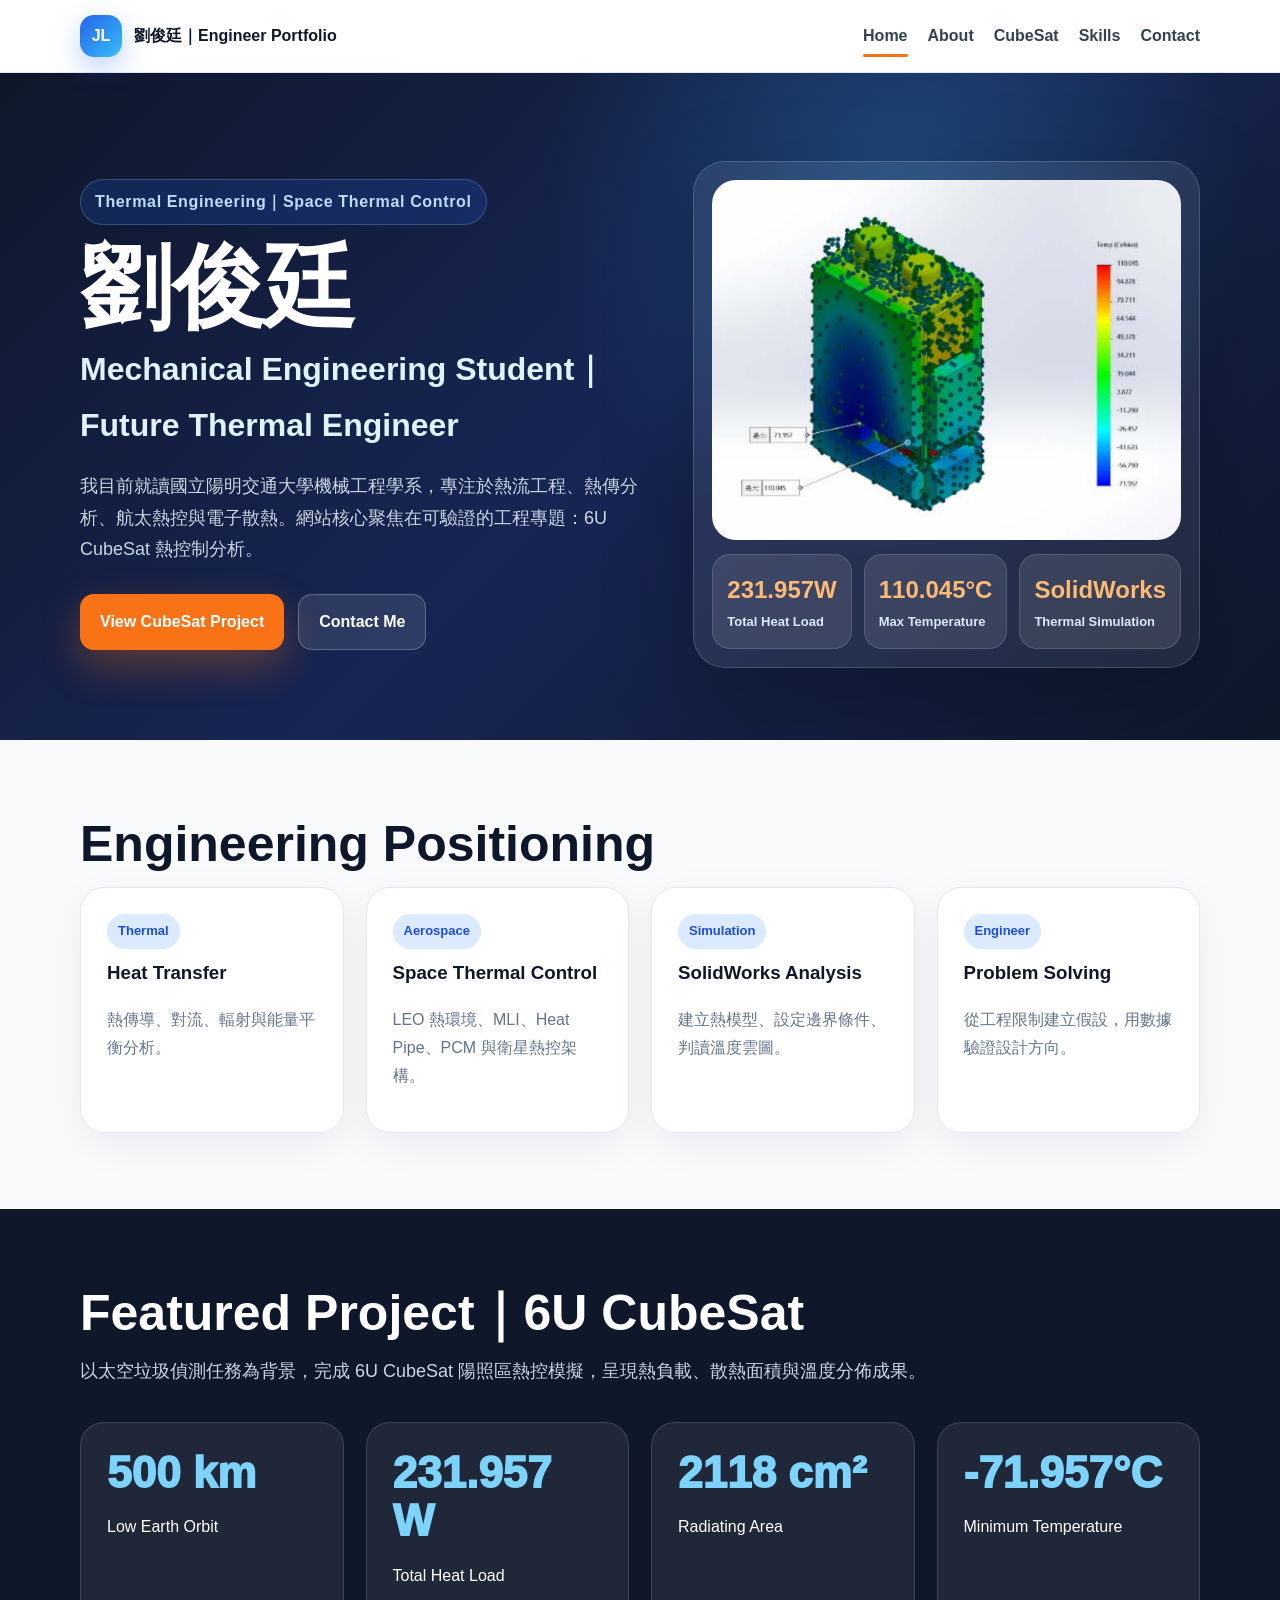
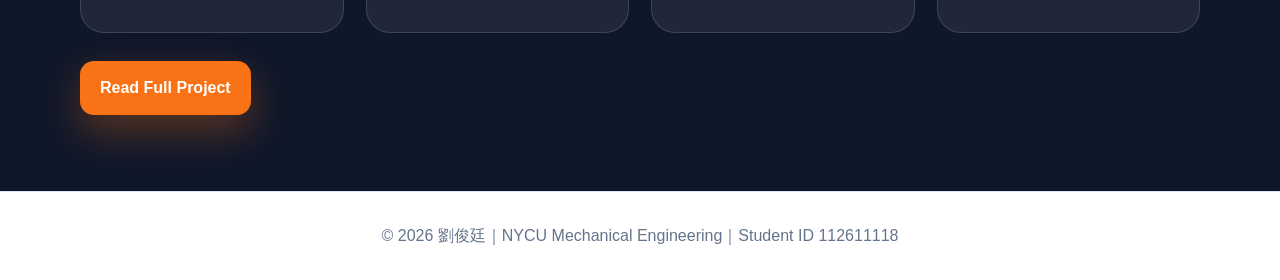
<file: index.html>
<!doctype html><html lang="zh-Hant"><head><meta charset="utf-8"><meta name="viewport" content="width=device-width,initial-scale=1"><title>劉俊廷｜Thermal Engineer Portfolio</title><link rel="stylesheet" href="style.css"></head><body>
<nav class="nav"><div class="container nav-inner"><a class="brand" href="index.html"><span class="brand-mark">JL</span><span>劉俊廷｜Engineer Portfolio</span></a><button class="menu">Menu</button><div class="links"><a href="index.html">Home</a><a href="about.html">About</a><a href="project.html">CubeSat</a><a href="skills.html">Skills</a><a href="contact.html">Contact</a></div></div></nav>
<header class="hero"><div class="container hero-grid"><div class="reveal"><span class="eyebrow">Thermal Engineering｜Space Thermal Control</span><h1>劉俊廷</h1><h2>Mechanical Engineering Student｜Future Thermal Engineer</h2><p>我目前就讀國立陽明交通大學機械工程學系，專注於熱流工程、熱傳分析、航太熱控與電子散熱。網站核心聚焦在可驗證的工程專題：6U CubeSat 熱控制分析。</p><div class="btns"><a class="btn primary" href="project.html">View CubeSat Project</a><a class="btn secondary" href="contact.html">Contact Me</a></div></div><div class="hero-card reveal"><img src="assets/cubesat_thermal.png" alt="CubeSat thermal simulation"><div class="quick"><div><strong>231.957W</strong><span>Total Heat Load</span></div><div><strong>110.045°C</strong><span>Max Temperature</span></div><div><strong>SolidWorks</strong><span>Thermal Simulation</span></div></div></div></div></header>
<section class="section"><div class="container"><h2 class="section-title reveal">Engineering Positioning</h2><div class="grid four"><div class="card reveal"><span class="tag">Thermal</span><h3>Heat Transfer</h3><p class="muted">熱傳導、對流、輻射與能量平衡分析。</p></div><div class="card reveal"><span class="tag">Aerospace</span><h3>Space Thermal Control</h3><p class="muted">LEO 熱環境、MLI、Heat Pipe、PCM 與衛星熱控架構。</p></div><div class="card reveal"><span class="tag">Simulation</span><h3>SolidWorks Analysis</h3><p class="muted">建立熱模型、設定邊界條件、判讀溫度雲圖。</p></div><div class="card reveal"><span class="tag">Engineer</span><h3>Problem Solving</h3><p class="muted">從工程限制建立假設，用數據驗證設計方向。</p></div></div></div></section>
<section class="section dark"><div class="container"><h2 class="section-title reveal">Featured Project｜6U CubeSat</h2><p class="section-lead reveal">以太空垃圾偵測任務為背景，完成 6U CubeSat 陽照區熱控模擬，呈現熱負載、散熱面積與溫度分佈成果。</p><div class="grid four"><div class="card reveal"><div class="kpi">500 km</div><p>Low Earth Orbit</p></div><div class="card reveal"><div class="kpi">231.957 W</div><p>Total Heat Load</p></div><div class="card reveal"><div class="kpi">2118 cm²</div><p>Radiating Area</p></div><div class="card reveal"><div class="kpi">-71.957°C</div><p>Minimum Temperature</p></div></div><div class="btns"><a class="btn primary" href="project.html">Read Full Project</a></div></div></section>
<footer class="footer">© 2026 劉俊廷｜NYCU Mechanical Engineering｜Student ID 112611118</footer><script src="script.js"></script></body></html>
</file>
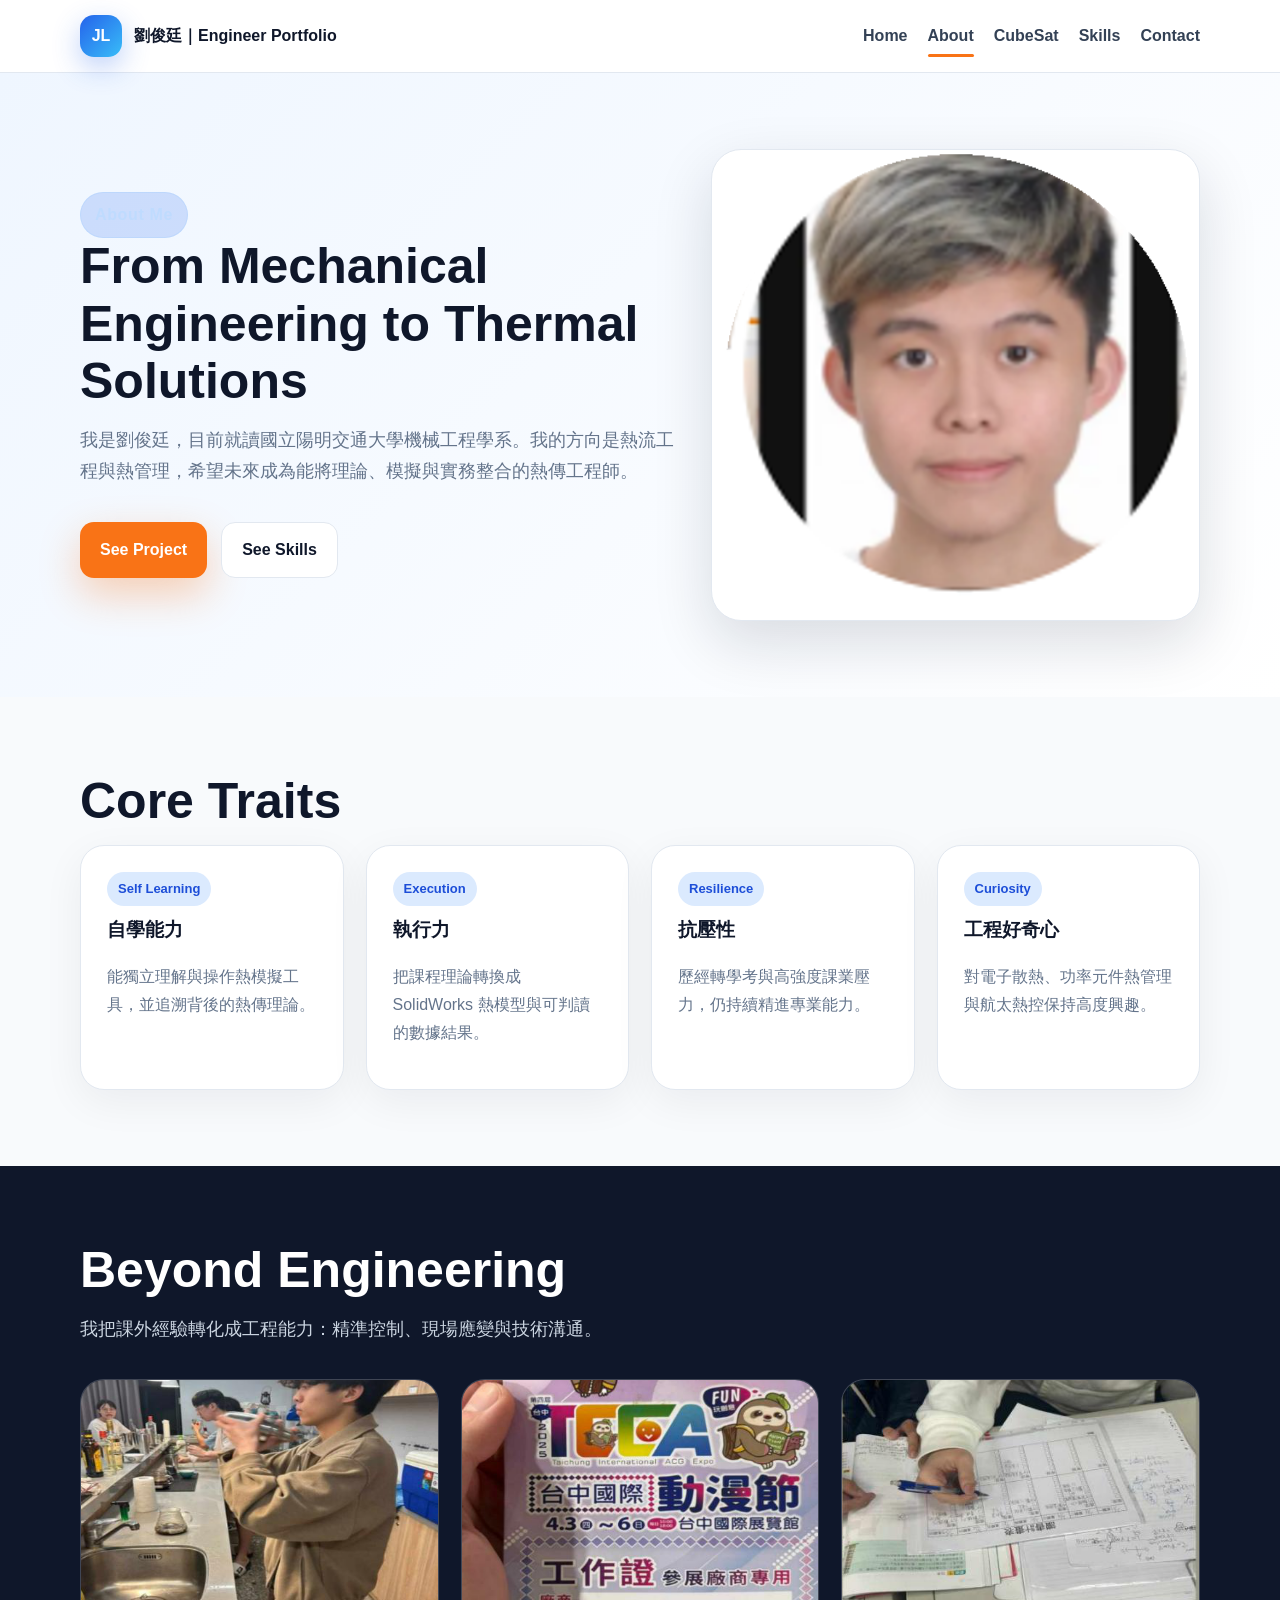
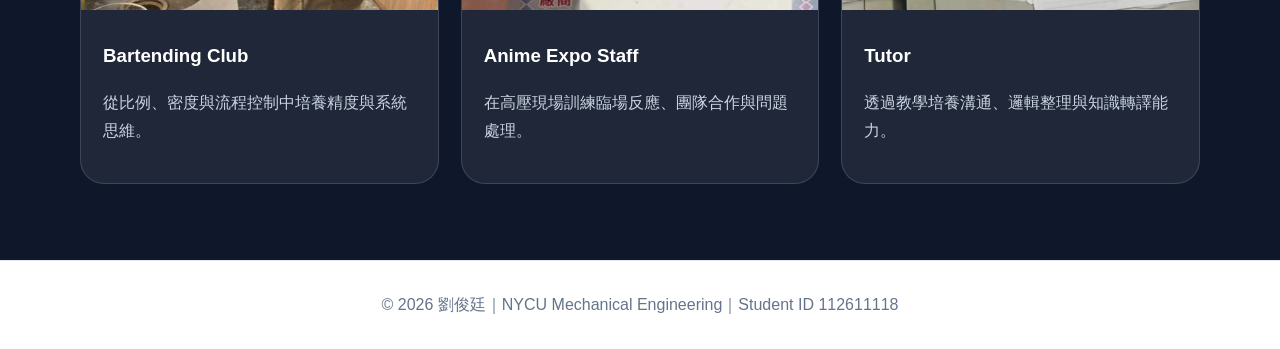
<file: about.html>
<!doctype html><html lang="zh-Hant"><head><meta charset="utf-8"><meta name="viewport" content="width=device-width,initial-scale=1"><title>About｜劉俊廷</title><link rel="stylesheet" href="style.css"></head><body>
<nav class="nav"><div class="container nav-inner"><a class="brand" href="index.html"><span class="brand-mark">JL</span><span>劉俊廷｜Engineer Portfolio</span></a><button class="menu">Menu</button><div class="links"><a href="index.html">Home</a><a href="about.html">About</a><a href="project.html">CubeSat</a><a href="skills.html">Skills</a><a href="contact.html">Contact</a></div></div></nav>
<section class="section blue"><div class="container project-hero"><div class="reveal"><span class="eyebrow">About Me</span><h1 class="section-title">From Mechanical Engineering to Thermal Solutions</h1><p class="section-lead">我是劉俊廷，目前就讀國立陽明交通大學機械工程學系。我的方向是熱流工程與熱管理，希望未來成為能將理論、模擬與實務整合的熱傳工程師。</p><div class="btns"><a class="btn primary" href="project.html">See Project</a><a class="btn light" href="skills.html">See Skills</a></div></div><div class="feature-img reveal"><img src="assets/profile.png" alt="劉俊廷個人照片"></div></div></section>
<section class="section"><div class="container"><h2 class="section-title reveal">Core Traits</h2><div class="grid four"><div class="card reveal"><span class="tag">Self Learning</span><h3>自學能力</h3><p class="muted">能獨立理解與操作熱模擬工具，並追溯背後的熱傳理論。</p></div><div class="card reveal"><span class="tag">Execution</span><h3>執行力</h3><p class="muted">把課程理論轉換成 SolidWorks 熱模型與可判讀的數據結果。</p></div><div class="card reveal"><span class="tag">Resilience</span><h3>抗壓性</h3><p class="muted">歷經轉學考與高強度課業壓力，仍持續精進專業能力。</p></div><div class="card reveal"><span class="tag">Curiosity</span><h3>工程好奇心</h3><p class="muted">對電子散熱、功率元件熱管理與航太熱控保持高度興趣。</p></div></div></div></section>
<section class="section dark"><div class="container"><h2 class="section-title reveal">Beyond Engineering</h2><p class="section-lead reveal">我把課外經驗轉化成工程能力：精準控制、現場應變與技術溝通。</p><div class="grid three"><div class="card photo-card reveal"><img src="assets/bartending.png" alt="調酒社"><div class="pad"><h3>Bartending Club</h3><p class="muted">從比例、密度與流程控制中培養精度與系統思維。</p></div></div><div class="card photo-card reveal"><img src="assets/animeexpo.png" alt="動漫展工作"><div class="pad"><h3>Anime Expo Staff</h3><p class="muted">在高壓現場訓練臨場反應、團隊合作與問題處理。</p></div></div><div class="card photo-card reveal"><img src="assets/tutoring.png" alt="補習班教學"><div class="pad"><h3>Tutor</h3><p class="muted">透過教學培養溝通、邏輯整理與知識轉譯能力。</p></div></div></div></div></section>
<footer class="footer">© 2026 劉俊廷｜NYCU Mechanical Engineering｜Student ID 112611118</footer><script src="script.js"></script></body></html>
</file>
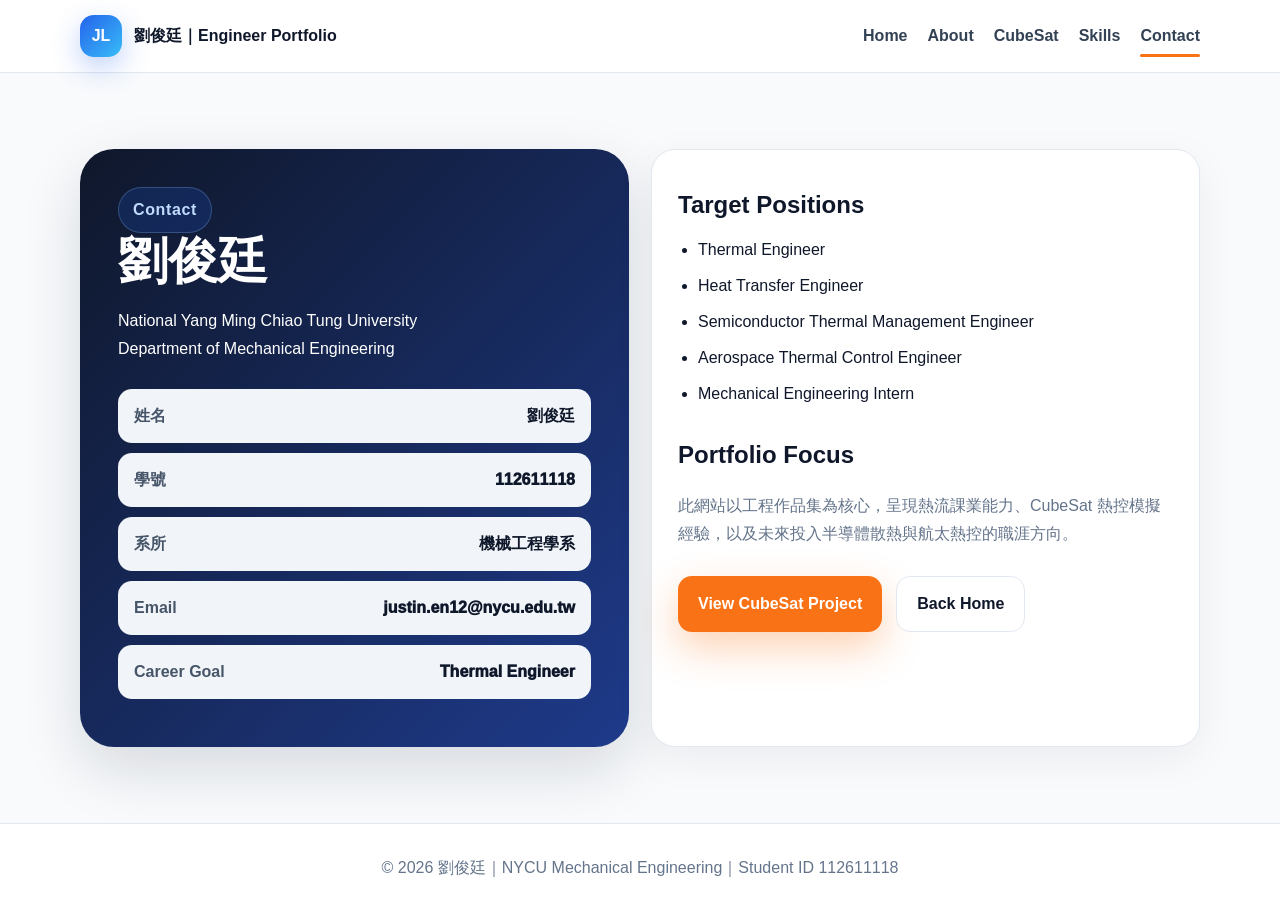
<file: contact.html>
<!doctype html><html lang="zh-Hant"><head><meta charset="utf-8"><meta name="viewport" content="width=device-width,initial-scale=1"><title>Contact｜劉俊廷</title><link rel="stylesheet" href="style.css"></head><body>
<nav class="nav"><div class="container nav-inner"><a class="brand" href="index.html"><span class="brand-mark">JL</span><span>劉俊廷｜Engineer Portfolio</span></a><button class="menu">Menu</button><div class="links"><a href="index.html">Home</a><a href="about.html">About</a><a href="project.html">CubeSat</a><a href="skills.html">Skills</a><a href="contact.html">Contact</a></div></div></nav>
<section class="section"><div class="container grid two"><div class="contact-box reveal"><span class="eyebrow">Contact</span><h1 class="section-title">劉俊廷</h1><p>National Yang Ming Chiao Tung University<br>Department of Mechanical Engineering</p><table class="metric-table"><tr><td>姓名</td><td>劉俊廷</td></tr><tr><td>學號</td><td>112611118</td></tr><tr><td>系所</td><td>機械工程學系</td></tr><tr><td>Email</td><td>justin.en12@nycu.edu.tw</td></tr><tr><td>Career Goal</td><td>Thermal Engineer</td></tr></table></div><div class="card reveal"><h2>Target Positions</h2><ul class="list"><li>Thermal Engineer</li><li>Heat Transfer Engineer</li><li>Semiconductor Thermal Management Engineer</li><li>Aerospace Thermal Control Engineer</li><li>Mechanical Engineering Intern</li></ul><h2 style="margin-top:26px">Portfolio Focus</h2><p class="muted">此網站以工程作品集為核心，呈現熱流課業能力、CubeSat 熱控模擬經驗，以及未來投入半導體散熱與航太熱控的職涯方向。</p><div class="btns"><a class="btn primary" href="project.html">View CubeSat Project</a><a class="btn light" href="index.html">Back Home</a></div></div></div></section>
<footer class="footer">© 2026 劉俊廷｜NYCU Mechanical Engineering｜Student ID 112611118</footer><script src="script.js"></script></body></html>
</file>
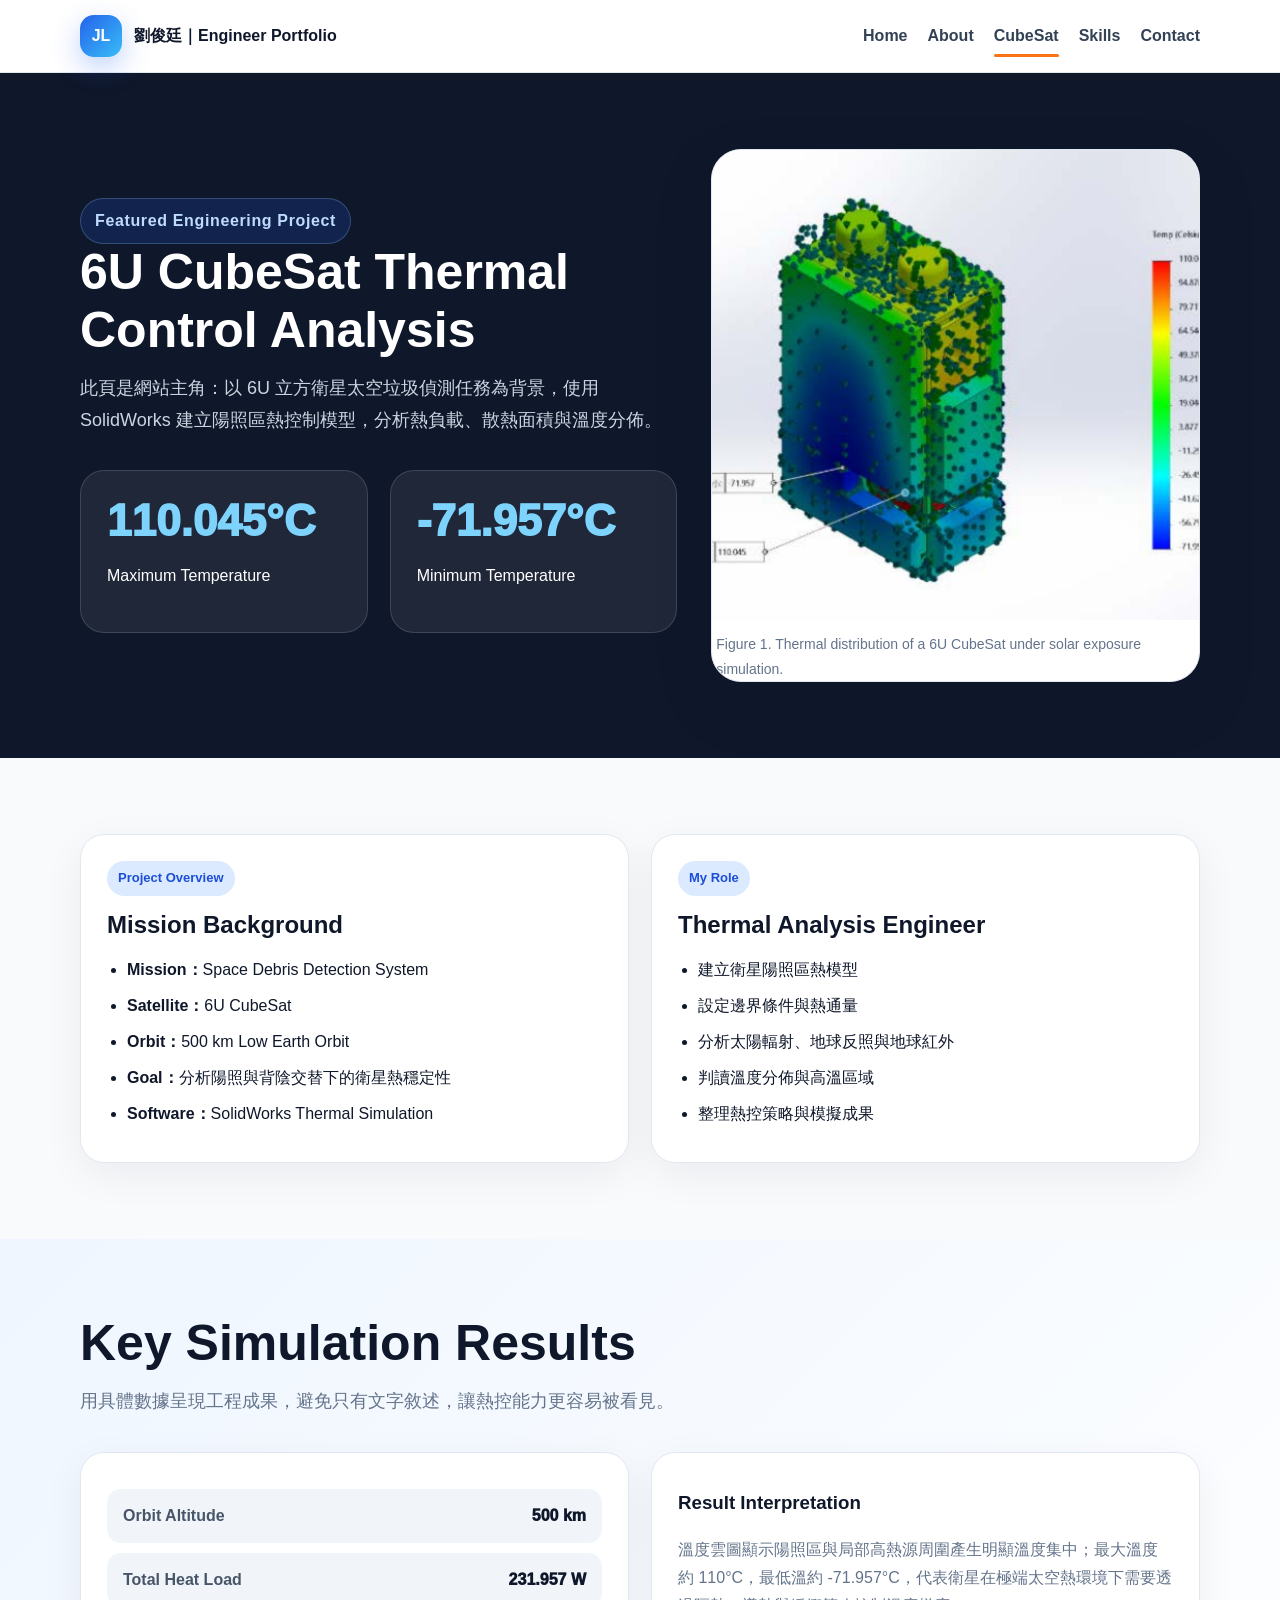
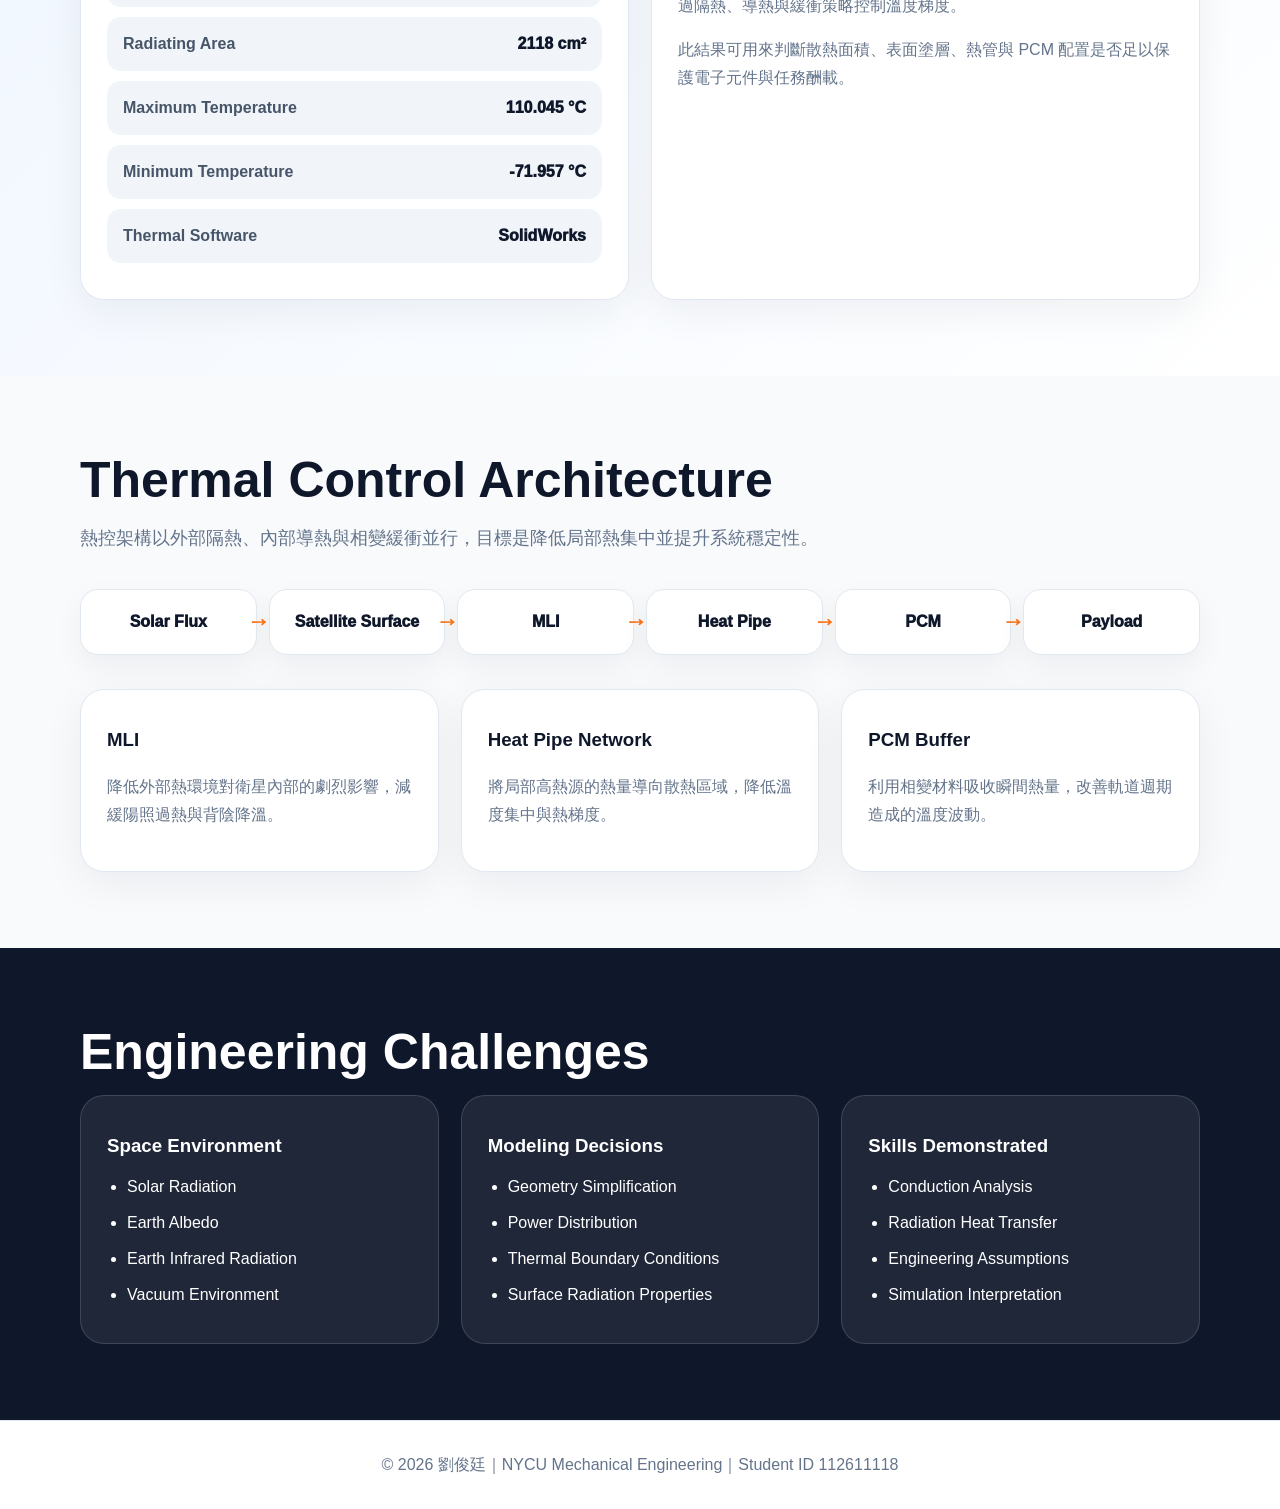
<file: project.html>
<!doctype html><html lang="zh-Hant"><head><meta charset="utf-8"><meta name="viewport" content="width=device-width,initial-scale=1"><title>CubeSat Project｜劉俊廷</title><link rel="stylesheet" href="style.css"></head><body>
<nav class="nav"><div class="container nav-inner"><a class="brand" href="index.html"><span class="brand-mark">JL</span><span>劉俊廷｜Engineer Portfolio</span></a><button class="menu">Menu</button><div class="links"><a href="index.html">Home</a><a href="about.html">About</a><a href="project.html">CubeSat</a><a href="skills.html">Skills</a><a href="contact.html">Contact</a></div></div></nav>
<section class="section dark"><div class="container project-hero"><div class="reveal"><span class="eyebrow">Featured Engineering Project</span><h1 class="section-title">6U CubeSat Thermal Control Analysis</h1><p class="section-lead">此頁是網站主角：以 6U 立方衛星太空垃圾偵測任務為背景，使用 SolidWorks 建立陽照區熱控制模型，分析熱負載、散熱面積與溫度分佈。</p><div class="grid two"><div class="card"><div class="kpi">110.045°C</div><p>Maximum Temperature</p></div><div class="card"><div class="kpi">-71.957°C</div><p>Minimum Temperature</p></div></div></div><div class="feature-img reveal"><img src="cubesat_thermal.png"alt="6U CubeSat thermal distribution"><p class="caption">Figure 1. Thermal distribution of a 6U CubeSat under solar exposure simulation.</p></div></div></section>
<section class="section"><div class="container grid two"><div class="card reveal"><span class="tag">Project Overview</span><h2>Mission Background</h2><ul class="list"><li><b>Mission：</b>Space Debris Detection System</li><li><b>Satellite：</b>6U CubeSat</li><li><b>Orbit：</b>500 km Low Earth Orbit</li><li><b>Goal：</b>分析陽照與背陰交替下的衛星熱穩定性</li><li><b>Software：</b>SolidWorks Thermal Simulation</li></ul></div><div class="card reveal"><span class="tag">My Role</span><h2>Thermal Analysis Engineer</h2><ul class="list"><li>建立衛星陽照區熱模型</li><li>設定邊界條件與熱通量</li><li>分析太陽輻射、地球反照與地球紅外</li><li>判讀溫度分佈與高溫區域</li><li>整理熱控策略與模擬成果</li></ul></div></div></section>
<section class="section blue"><div class="container"><h2 class="section-title reveal">Key Simulation Results</h2><p class="section-lead reveal">用具體數據呈現工程成果，避免只有文字敘述，讓熱控能力更容易被看見。</p><div class="grid two"><div class="card reveal"><table class="metric-table"><tr><td>Orbit Altitude</td><td>500 km</td></tr><tr><td>Total Heat Load</td><td>231.957 W</td></tr><tr><td>Radiating Area</td><td>2118 cm²</td></tr><tr><td>Maximum Temperature</td><td>110.045 °C</td></tr><tr><td>Minimum Temperature</td><td>-71.957 °C</td></tr><tr><td>Thermal Software</td><td>SolidWorks</td></tr></table></div><div class="card reveal"><h3>Result Interpretation</h3><p class="muted">溫度雲圖顯示陽照區與局部高熱源周圍產生明顯溫度集中；最大溫度約 110°C，最低溫約 -71.957°C，代表衛星在極端太空熱環境下需要透過隔熱、導熱與緩衝策略控制溫度梯度。</p><p class="muted">此結果可用來判斷散熱面積、表面塗層、熱管與 PCM 配置是否足以保護電子元件與任務酬載。</p></div></div></div></section>
<section class="section"><div class="container"><h2 class="section-title reveal">Thermal Control Architecture</h2><p class="section-lead reveal">熱控架構以外部隔熱、內部導熱與相變緩衝並行，目標是降低局部熱集中並提升系統穩定性。</p><div class="flow reveal"><div>Solar Flux</div><div>Satellite Surface</div><div>MLI</div><div>Heat Pipe</div><div>PCM</div><div>Payload</div></div><div class="grid three" style="margin-top:34px"><div class="card reveal"><h3>MLI</h3><p class="muted">降低外部熱環境對衛星內部的劇烈影響，減緩陽照過熱與背陰降溫。</p></div><div class="card reveal"><h3>Heat Pipe Network</h3><p class="muted">將局部高熱源的熱量導向散熱區域，降低溫度集中與熱梯度。</p></div><div class="card reveal"><h3>PCM Buffer</h3><p class="muted">利用相變材料吸收瞬間熱量，改善軌道週期造成的溫度波動。</p></div></div></div></section>
<section class="section dark"><div class="container"><h2 class="section-title reveal">Engineering Challenges</h2><div class="grid three"><div class="card reveal"><h3>Space Environment</h3><ul class="list"><li>Solar Radiation</li><li>Earth Albedo</li><li>Earth Infrared Radiation</li><li>Vacuum Environment</li></ul></div><div class="card reveal"><h3>Modeling Decisions</h3><ul class="list"><li>Geometry Simplification</li><li>Power Distribution</li><li>Thermal Boundary Conditions</li><li>Surface Radiation Properties</li></ul></div><div class="card reveal"><h3>Skills Demonstrated</h3><ul class="list"><li>Conduction Analysis</li><li>Radiation Heat Transfer</li><li>Engineering Assumptions</li><li>Simulation Interpretation</li></ul></div></div></div></section>
<footer class="footer">© 2026 劉俊廷｜NYCU Mechanical Engineering｜Student ID 112611118</footer><script src="script.js"></script></body></html>
</file>
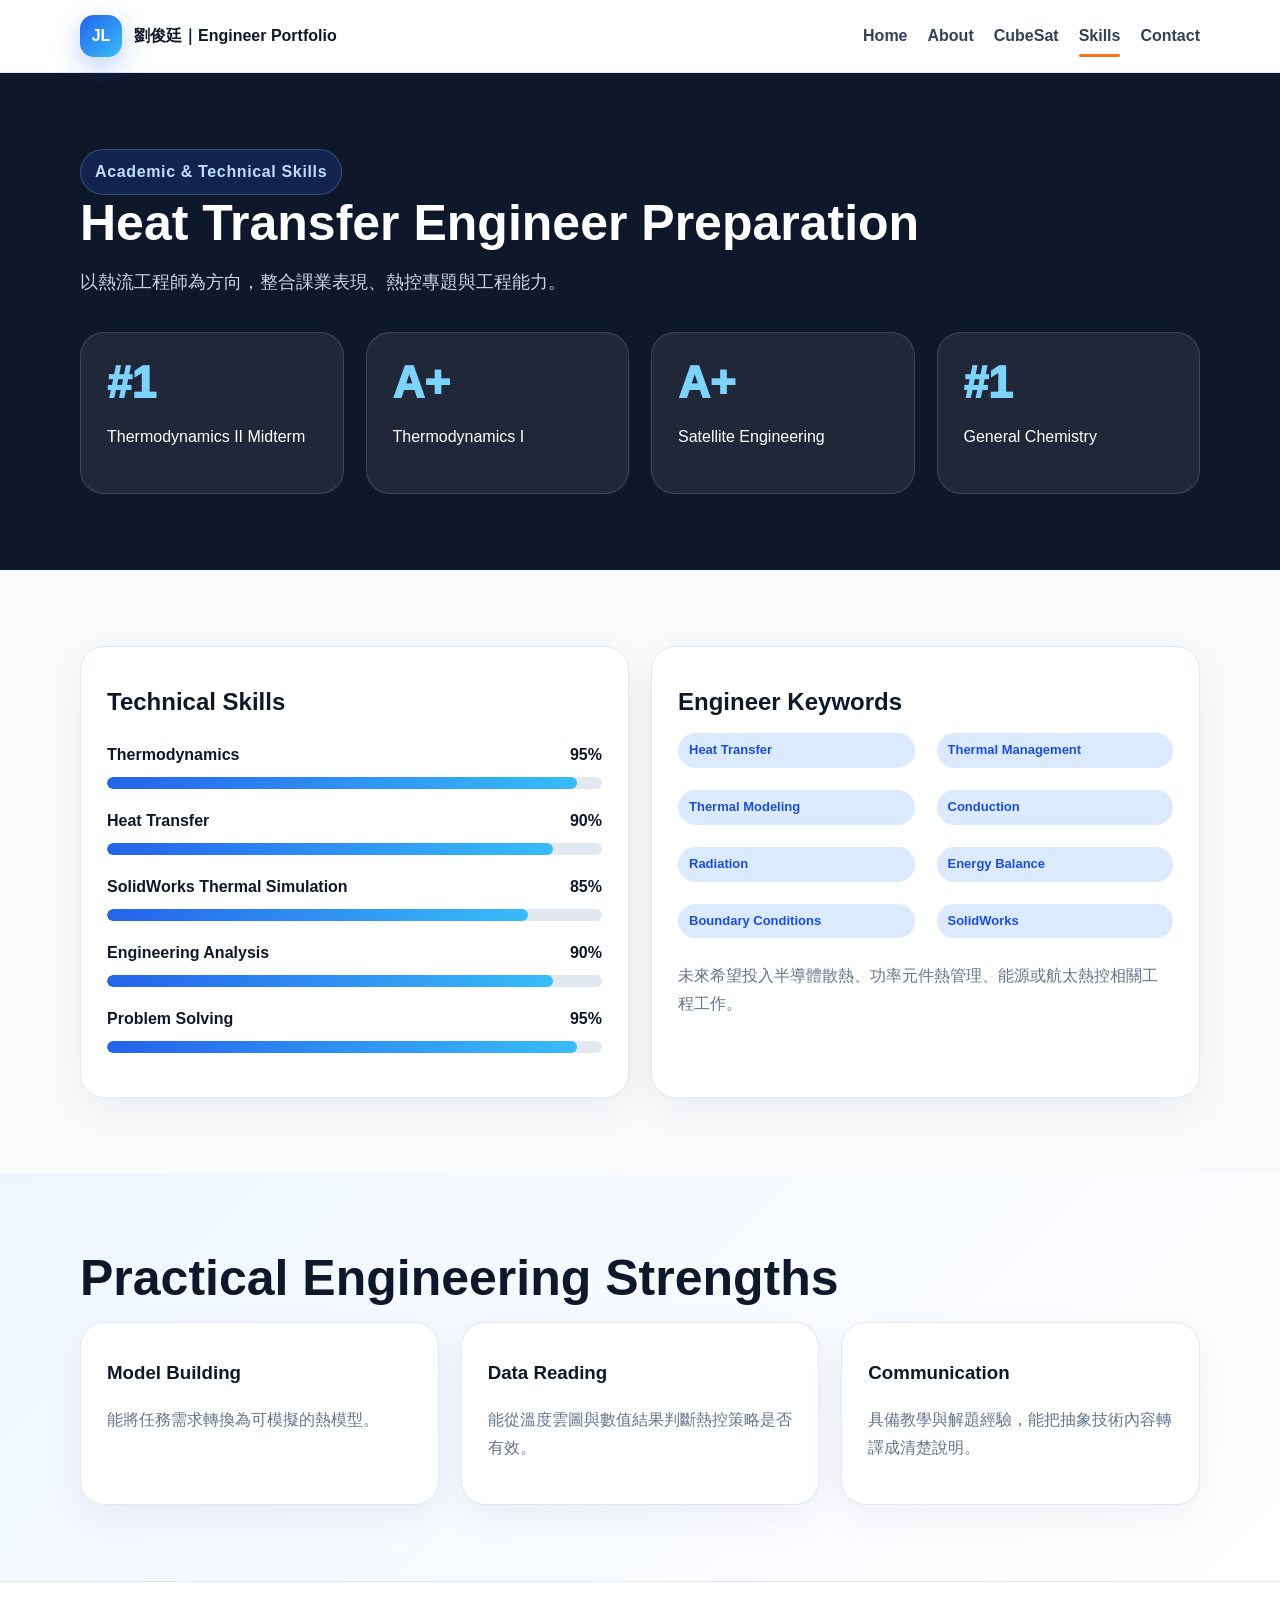
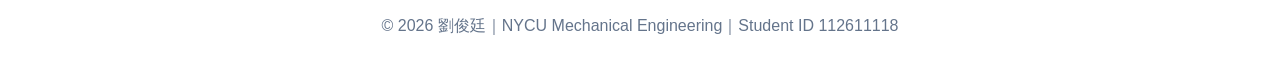
<file: skills.html>
<!doctype html><html lang="zh-Hant"><head><meta charset="utf-8"><meta name="viewport" content="width=device-width,initial-scale=1"><title>Skills｜劉俊廷</title><link rel="stylesheet" href="style.css"></head><body>
<nav class="nav"><div class="container nav-inner"><a class="brand" href="index.html"><span class="brand-mark">JL</span><span>劉俊廷｜Engineer Portfolio</span></a><button class="menu">Menu</button><div class="links"><a href="index.html">Home</a><a href="about.html">About</a><a href="project.html">CubeSat</a><a href="skills.html">Skills</a><a href="contact.html">Contact</a></div></div></nav>
<section class="section dark"><div class="container"><span class="eyebrow reveal">Academic & Technical Skills</span><h1 class="section-title reveal">Heat Transfer Engineer Preparation</h1><p class="section-lead reveal">以熱流工程師為方向，整合課業表現、熱控專題與工程能力。</p><div class="grid four"><div class="card reveal"><div class="kpi">#1</div><p>Thermodynamics II Midterm</p></div><div class="card reveal"><div class="kpi">A+</div><p>Thermodynamics I</p></div><div class="card reveal"><div class="kpi">A+</div><p>Satellite Engineering</p></div><div class="card reveal"><div class="kpi">#1</div><p>General Chemistry</p></div></div></div></section>
<section class="section"><div class="container grid two"><div class="card reveal"><h2>Technical Skills</h2><div class="skill"><div class="skill-head"><span>Thermodynamics</span><span>95%</span></div><div class="bar"><span style="width:95%"></span></div></div><div class="skill"><div class="skill-head"><span>Heat Transfer</span><span>90%</span></div><div class="bar"><span style="width:90%"></span></div></div><div class="skill"><div class="skill-head"><span>SolidWorks Thermal Simulation</span><span>85%</span></div><div class="bar"><span style="width:85%"></span></div></div><div class="skill"><div class="skill-head"><span>Engineering Analysis</span><span>90%</span></div><div class="bar"><span style="width:90%"></span></div></div><div class="skill"><div class="skill-head"><span>Problem Solving</span><span>95%</span></div><div class="bar"><span style="width:95%"></span></div></div></div><div class="card reveal"><h2>Engineer Keywords</h2><div class="grid two"><span class="tag">Heat Transfer</span><span class="tag">Thermal Management</span><span class="tag">Thermal Modeling</span><span class="tag">Conduction</span><span class="tag">Radiation</span><span class="tag">Energy Balance</span><span class="tag">Boundary Conditions</span><span class="tag">SolidWorks</span></div><p class="muted" style="margin-top:24px">未來希望投入半導體散熱、功率元件熱管理、能源或航太熱控相關工程工作。</p></div></div></section>
<section class="section blue"><div class="container"><h2 class="section-title reveal">Practical Engineering Strengths</h2><div class="grid three"><div class="card reveal"><h3>Model Building</h3><p class="muted">能將任務需求轉換為可模擬的熱模型。</p></div><div class="card reveal"><h3>Data Reading</h3><p class="muted">能從溫度雲圖與數值結果判斷熱控策略是否有效。</p></div><div class="card reveal"><h3>Communication</h3><p class="muted">具備教學與解題經驗，能把抽象技術內容轉譯成清楚說明。</p></div></div></div></section>
<footer class="footer">© 2026 劉俊廷｜NYCU Mechanical Engineering｜Student ID 112611118</footer><script src="script.js"></script></body></html>
</file>
<file: style.css>
:root{--navy:#0f172a;--blue:#2563eb;--sky:#38bdf8;--orange:#f97316;--white:#fff;--bg:#f8fafc;--muted:#64748b;--line:#e2e8f0;--card:#ffffff;--dark2:#111827;--shadow:0 22px 60px rgba(15,23,42,.14);--radius:24px}*{box-sizing:border-box}html{scroll-behavior:smooth}body{margin:0;font-family:"Inter","Noto Sans TC","Microsoft JhengHei",Arial,sans-serif;background:var(--bg);color:var(--navy);line-height:1.75}a{text-decoration:none;color:inherit}img{max-width:100%;display:block}.container{width:min(1120px,92%);margin:auto}.nav{position:sticky;top:0;z-index:99;background:rgba(255,255,255,.9);backdrop-filter:blur(16px);border-bottom:1px solid var(--line)}.nav-inner{height:72px;display:flex;align-items:center;justify-content:space-between}.brand{display:flex;align-items:center;gap:12px;font-weight:900}.brand-mark{width:42px;height:42px;display:grid;place-items:center;background:linear-gradient(135deg,var(--blue),var(--sky));color:white;border-radius:14px;box-shadow:0 10px 28px rgba(37,99,235,.3)}.links{display:flex;gap:20px;font-weight:800;color:#334155}.links a{position:relative}.links a:after{content:"";position:absolute;left:0;bottom:-7px;width:0;height:3px;background:var(--orange);border-radius:100px;transition:.25s}.links a:hover:after,.links a.active:after{width:100%}.menu{display:none;border:0;background:var(--navy);color:white;padding:10px 14px;border-radius:12px;font-weight:800}.hero{background:radial-gradient(circle at 70% 20%,rgba(56,189,248,.24),transparent 34%),linear-gradient(135deg,#0f172a 0%,#172554 50%,#0f172a 100%);color:white;padding:88px 0 72px;overflow:hidden}.hero-grid{display:grid;grid-template-columns:1.08fr .92fr;gap:46px;align-items:center}.eyebrow{display:inline-flex;gap:8px;align-items:center;color:#bfdbfe;background:rgba(37,99,235,.18);border:1px solid rgba(147,197,253,.25);padding:8px 14px;border-radius:999px;font-weight:900;letter-spacing:.04em}.hero h1{font-size:clamp(48px,8vw,92px);line-height:1;margin:16px 0 8px}.hero h2{font-size:clamp(20px,3vw,32px);margin:0 0 18px;color:#e0f2fe}.hero p{font-size:18px;color:#cbd5e1;max-width:680px}.btns{display:flex;gap:14px;flex-wrap:wrap;margin-top:28px}.btn{display:inline-flex;align-items:center;justify-content:center;padding:13px 20px;border-radius:14px;font-weight:900;transition:.2s}.btn.primary{background:var(--orange);color:white;box-shadow:0 16px 40px rgba(249,115,22,.32)}.btn.secondary{background:rgba(255,255,255,.1);border:1px solid rgba(255,255,255,.25);color:white}.btn.light{background:white;color:var(--navy);border:1px solid var(--line)}.btn:hover{transform:translateY(-3px)}.hero-card{background:rgba(255,255,255,.08);border:1px solid rgba(255,255,255,.16);border-radius:32px;padding:18px;box-shadow:0 24px 90px rgba(0,0,0,.24)}.hero-card img{border-radius:24px;width:100%;height:360px;object-fit:cover}.quick{display:grid;grid-template-columns:repeat(3,1fr);gap:12px;margin-top:14px}.quick div{background:rgba(255,255,255,.1);border:1px solid rgba(255,255,255,.14);padding:14px;border-radius:18px}.quick strong{display:block;font-size:24px;color:#fdba74}.quick span{display:block;color:#dbeafe;font-size:13px;font-weight:700}.section{padding:76px 0}.section.dark{background:var(--navy);color:white}.section.blue{background:linear-gradient(135deg,#eff6ff,#fff)}.section-title{font-size:clamp(30px,4vw,50px);line-height:1.15;margin:0 0 14px}.section-lead{font-size:18px;color:var(--muted);max-width:860px;margin:0 0 34px}.dark .section-lead,.dark .muted{color:#cbd5e1}.grid{display:grid;gap:22px}.two{grid-template-columns:repeat(2,1fr)}.three{grid-template-columns:repeat(3,1fr)}.four{grid-template-columns:repeat(4,1fr)}.card{background:var(--card);border:1px solid var(--line);border-radius:var(--radius);padding:26px;box-shadow:0 12px 42px rgba(15,23,42,.06)}.dark .card{background:rgba(255,255,255,.07);border-color:rgba(255,255,255,.14);box-shadow:none}.card h3,.card h2{margin:8px 0 10px}.muted{color:var(--muted)}.tag{display:inline-flex;background:#dbeafe;color:#1d4ed8;border-radius:999px;padding:6px 11px;font-size:13px;font-weight:900}.dark .tag{background:rgba(37,99,235,.28);color:#bfdbfe}.kpi{font-size:clamp(28px,4vw,44px);font-weight:1000;color:var(--blue);line-height:1.1}.dark .kpi{color:#7dd3fc}.list{padding-left:20px;margin:0}.list li{margin:8px 0}.feature-img{border-radius:30px;overflow:hidden;box-shadow:var(--shadow);background:white;border:1px solid var(--line)}.feature-img img{width:100%;height:auto}.caption{font-size:14px;color:var(--muted);margin:12px 4px 0}.project-hero{display:grid;grid-template-columns:1.1fr .9fr;gap:34px;align-items:center}.project-hero .feature-img img{height:470px;object-fit:cover}.metric-table{width:100%;border-collapse:separate;border-spacing:0 10px}.metric-table td{padding:13px 16px;background:#f1f5f9}.metric-table td:first-child{border-radius:14px 0 0 14px;color:#475569;font-weight:800}.metric-table td:last-child{border-radius:0 14px 14px 0;text-align:right;font-weight:1000;color:#0f172a}.flow{display:grid;grid-template-columns:repeat(6,1fr);gap:12px}.flow div{position:relative;background:white;border:1px solid var(--line);border-radius:18px;padding:18px 10px;text-align:center;font-weight:1000;box-shadow:0 12px 30px rgba(15,23,42,.05)}.flow div:not(:last-child):after{content:"→";position:absolute;right:-14px;top:50%;transform:translateY(-50%);color:var(--orange);font-size:22px;z-index:2}.skill{margin:18px 0}.skill-head{display:flex;justify-content:space-between;font-weight:900}.bar{height:12px;background:#e2e8f0;border-radius:999px;overflow:hidden;margin-top:8px}.bar span{display:block;height:100%;background:linear-gradient(90deg,var(--blue),var(--sky));border-radius:999px}.photo-card{overflow:hidden;padding:0}.photo-card img{height:230px;width:100%;object-fit:cover}.photo-card .pad{padding:22px}.contact-box{background:linear-gradient(135deg,#0f172a,#1e3a8a);color:white;border-radius:34px;padding:38px;box-shadow:var(--shadow)}.footer{padding:30px;text-align:center;color:#64748b;background:white;border-top:1px solid var(--line)}.reveal{opacity:0;transform:translateY(18px);transition:.65s ease}.reveal.show{opacity:1;transform:none}@media(max-width:900px){.links{display:none;position:absolute;left:4%;right:4%;top:72px;flex-direction:column;background:white;padding:20px;border-radius:20px;box-shadow:var(--shadow)}.links.open{display:flex}.menu{display:block}.hero-grid,.two,.project-hero{grid-template-columns:1fr}.three,.four{grid-template-columns:1fr 1fr}.flow{grid-template-columns:1fr}.flow div:not(:last-child):after{content:"↓";right:50%;top:auto;bottom:-26px;transform:translateX(50%)}.quick{grid-template-columns:1fr}.hero-card img,.project-hero .feature-img img{height:auto}}@media(max-width:560px){.three,.four{grid-template-columns:1fr}.section{padding:54px 0}.hero{padding:60px 0}.card{padding:22px}.contact-box{padding:26px}.hero h1{font-size:52px}}
</file>
